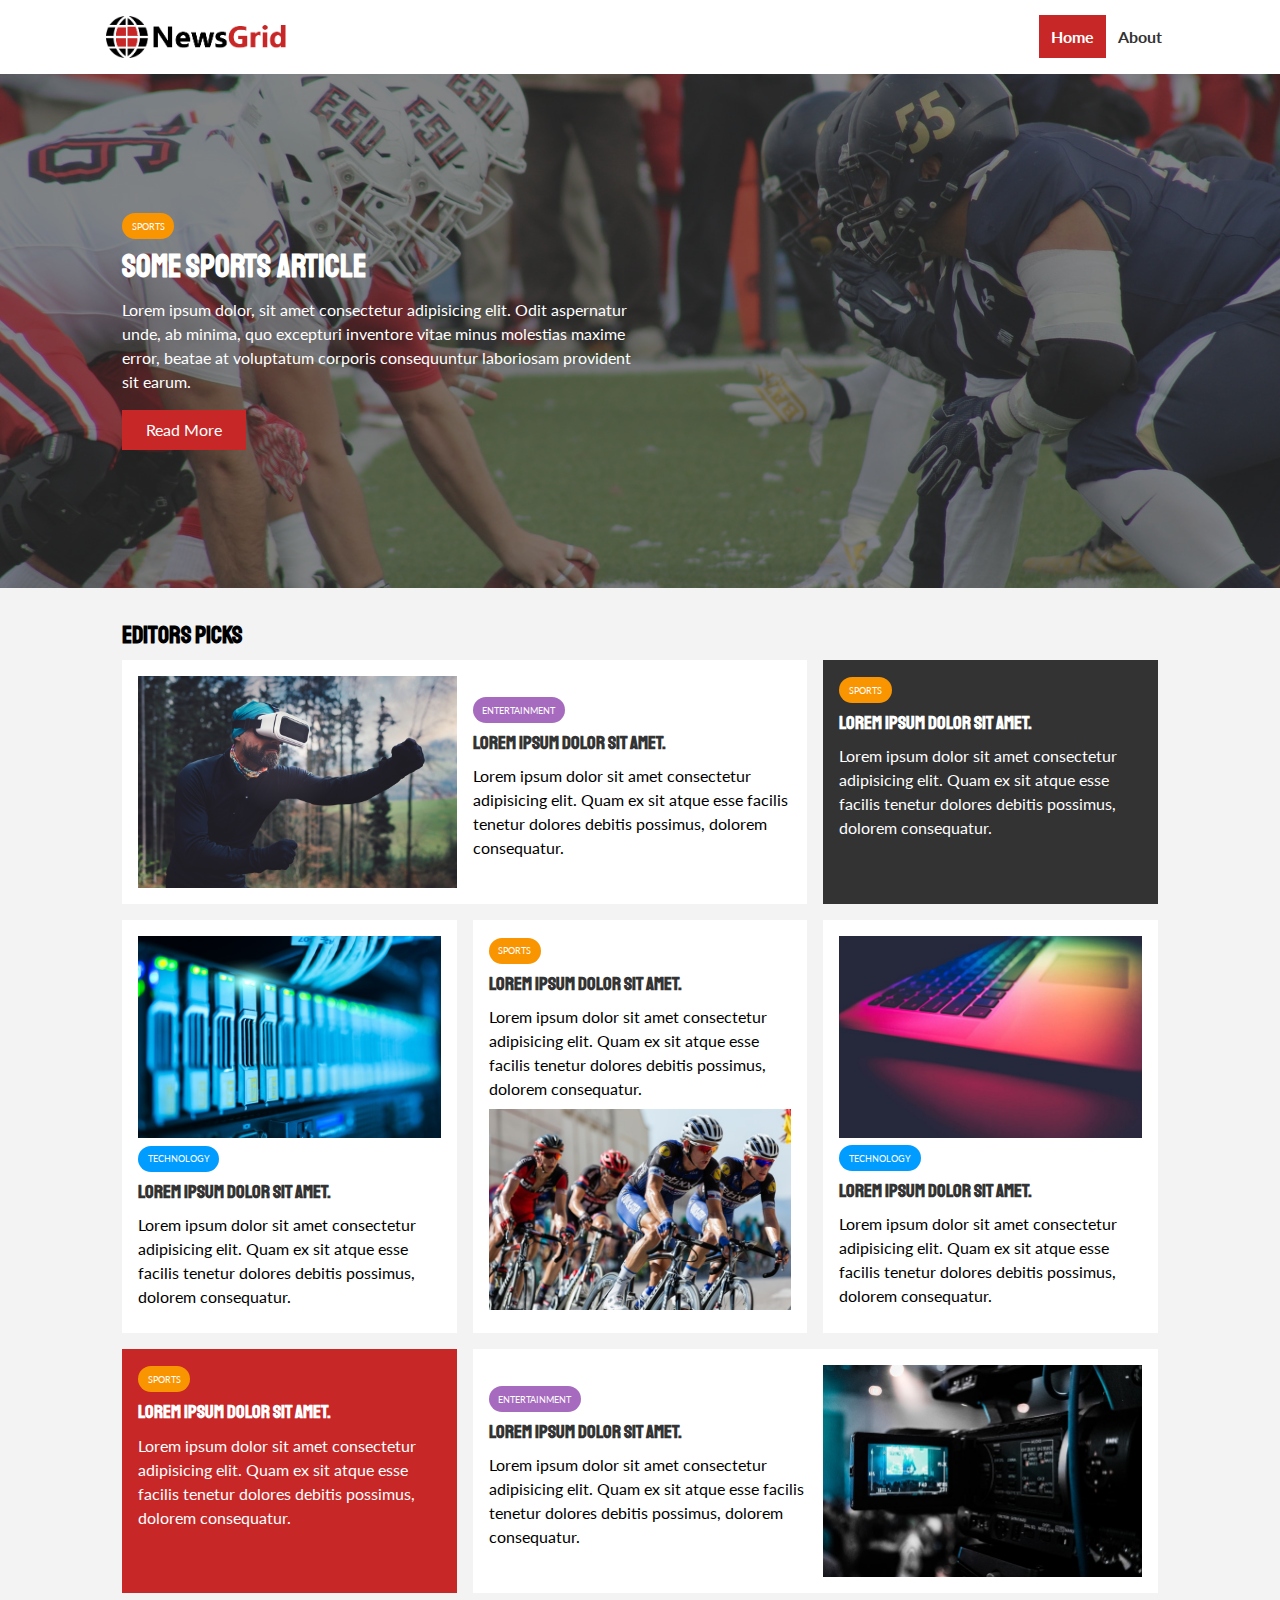
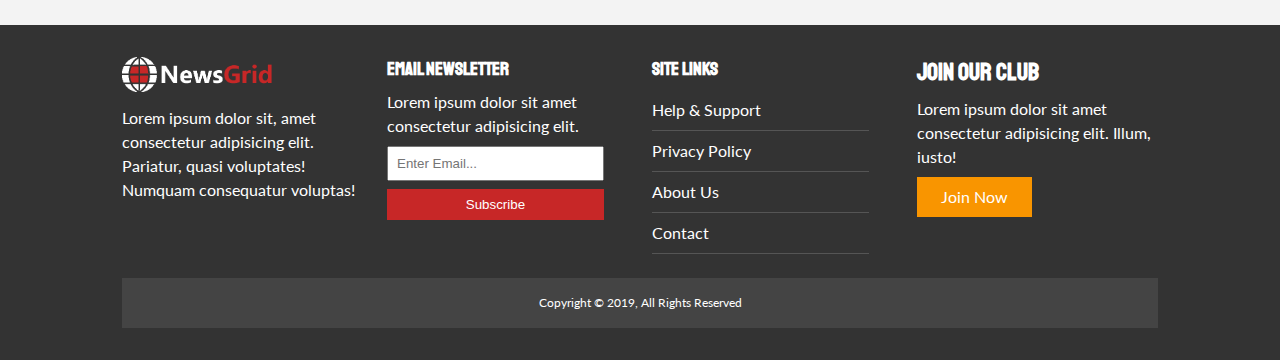
<file: index.html>
<!DOCTYPE html>
<html lang="en">

<head>
    <meta charset="UTF-8">
    <meta name="viewport" content="width=device-width, initial-scale=1.0">
    <meta http-equiv="X-UA-Compatible" content="ie=edge">
    <title>NewsGrid | Latest News</title>

    <link rel="stylesheet" href="https://use.fontawesome.com/releases/v5.6.1/css/all.css"
        integrity="sha384-gfdkjb5BdAXd+lj+gudLWI+BXq4IuLW5IT+brZEZsLFm++aCMlF1V92rMkPaX4PP" crossorigin="anonymous">
    <link href="https://fonts.googleapis.com/css?family=Lato|Staatliches&display=swap" rel="stylesheet">
    <link rel="stylesheet" href="assets/css/style.css">
    <link rel="stylesheet" media="screen and (max-width: 768px)" href="assets/css/mobile.css">
    <link rel="shortcut icon" type="image/x-icon" href="favicon.ico">
</head>

<body>
    <nav id="main-nav">
        <div class="container">
            <img src="assets/img/logo.png" alt="NewsGrid" class="logo">
            <div class="social">
                <a href="http://facebook.com" target="_blank"><i class="fab fa-facebook fa-2x"></i></a>
                <a href="http://twitter.com" target="_blank"><i class="fab fa-twitter fa-2x"></i></a>
                <a href="http://instagram.com" target="_blank"><i class="fab fa-instagram fa-2x"></i></a>
                <a href="http://youtube.com" target="_blank"><i class="fab fa-youtube fa-2x"></i></a>
            </div>
            <ul>
                <li><a class="current" href="index.html">Home</a></li>
                <li><a href="about.html">About</a></li>
            </ul>
        </div>
    </nav>

    <!-- Showcase -->
    <header id="showcase">
        <div class="container">
            <div class="showcase-container">
                <div class="showcase-content">
                    <div class="category category-sports">Sports</div>
                    <h1>Some Sports Article</h1>
                    <p>Lorem ipsum dolor, sit amet consectetur adipisicing elit. Odit aspernatur unde, ab minima, quo
                        excepturi inventore vitae minus molestias maxime error, beatae at voluptatum corporis
                        consequuntur laboriosam provident sit earum.</p>
                    <a href="article.html" class="btn btn-primary">Read More</a>
                </div>
            </div>
        </div>
    </header>
    <!-- Home Articles -->
    <main>
        <section id="home-articles" class="py-2">
            <div class="container">
                <h2>Editors Picks</h2>
                <div class="articles-container">
                    <article class="card">
                        <img src="assets/img/articles/ent1.jpg" alt="">
                        <div>
                            <div class="category category-ent">Entertainment</div>
                            <h3>
                                <a href="article.html">Lorem ipsum dolor sit amet.</a>
                            </h3>
                            <p>Lorem ipsum dolor sit amet consectetur adipisicing elit. Quam ex sit atque esse facilis
                                tenetur dolores debitis possimus, dolorem consequatur.</p>
                        </div>
                    </article>

                    <article class="card bg-dark">
                        <div>
                            <div class="category category-sports">Sports</div>
                            <h3>
                                <a href="article.html">Lorem ipsum dolor sit amet.</a>
                            </h3>
                            <p>Lorem ipsum dolor sit amet consectetur adipisicing elit. Quam ex sit atque esse facilis
                                tenetur dolores debitis possimus, dolorem consequatur.</p>
                        </div>
                    </article>

                    <article class="card">
                        <img src="assets/img/articles/tech1.jpg" alt="">
                        <div>
                            <div class="category category-tech">Technology</div>
                            <h3>
                                <a href="article.html">Lorem ipsum dolor sit amet.</a>
                            </h3>
                            <p>Lorem ipsum dolor sit amet consectetur adipisicing elit. Quam ex sit atque esse facilis
                                tenetur dolores debitis possimus, dolorem consequatur.</p>
                        </div>
                    </article>

                    <article class="card">
                        <div>
                            <div class="category category-sports">Sports</div>
                            <h3>
                                <a href="article.html">Lorem ipsum dolor sit amet.</a>
                            </h3>
                            <p>Lorem ipsum dolor sit amet consectetur adipisicing elit. Quam ex sit atque esse facilis
                                tenetur dolores debitis possimus, dolorem consequatur.</p>
                        </div>
                        <img src="assets/img/articles/sports1.jpg" alt="">
                    </article>

                    <article class="card">
                        <img src="assets/img/articles/tech2.jpg" alt="">
                        <div>
                            <div class="category category-tech">Technology</div>
                            <h3>
                                <a href="article.html">Lorem ipsum dolor sit amet.</a>
                            </h3>
                            <p>Lorem ipsum dolor sit amet consectetur adipisicing elit. Quam ex sit atque esse facilis
                                tenetur dolores debitis possimus, dolorem consequatur.</p>
                        </div>
                    </article>

                    <article class="card bg-primary">
                        <div>
                            <div class="category category-sports">Sports</div>
                            <h3>
                                <a href="article.html">Lorem ipsum dolor sit amet.</a>
                            </h3>
                            <p>Lorem ipsum dolor sit amet consectetur adipisicing elit. Quam ex sit atque esse facilis
                                tenetur dolores debitis possimus, dolorem consequatur.</p>
                        </div>
                    </article>

                    <article class="card">
                        <div>
                            <div class="category category-ent">Entertainment</div>
                            <h3>
                                <a href="article.html">Lorem ipsum dolor sit amet.</a>
                            </h3>
                            <p>Lorem ipsum dolor sit amet consectetur adipisicing elit. Quam ex sit atque esse facilis
                                tenetur dolores debitis possimus, dolorem consequatur.</p>
                        </div>
                        <img src="assets/img/articles/ent2.jpg" alt="">
                    </article>
                </div>
            </div>
        </section>
    </main>

    <!-- Footer -->
    <footer id="main-footer" class="py-2">
        <div class="container footer-container">
           <div>
               <img src="assets/img/logo_light.png" alt="NewsGrid">
               <p>Lorem ipsum dolor sit, amet consectetur adipisicing elit. Pariatur, quasi voluptates! Numquam consequatur voluptas!</p>
           </div>

           <div>
               <h3>Email Newsletter</h3>
               <p>Lorem ipsum dolor sit amet consectetur adipisicing elit.</p>
               <form name="contact" method="POST" data-netlify="true">
                   <input type="email" placeholder="Enter Email...">
                   <input type="submit" value="Subscribe" class="btn btn-primary">
               </form>
           </div>
           
           <div>
               <h3>Site Links</h3>
               <ul class="list">
                   <li><a href="#">Help & Support</a></li>
                   <li><a href="#">Privacy Policy</a></li>
                   <li><a href="#">About Us</a></li>
                   <li><a href="#">Contact</a></li>
               </ul>
           </div>

           <div>
               <h2>Join Our Club</h2>
               <p>Lorem ipsum dolor sit amet consectetur adipisicing elit. Illum, iusto!</p>
               <a href="#" class="btn btn-secondary">Join Now</a>
           </div>

           <div>
               <p>
                   Copyright &copy; 2019, All Rights Reserved
               </p>
           </div>
        </div>
    </footer>
</body>

</html>
</file>
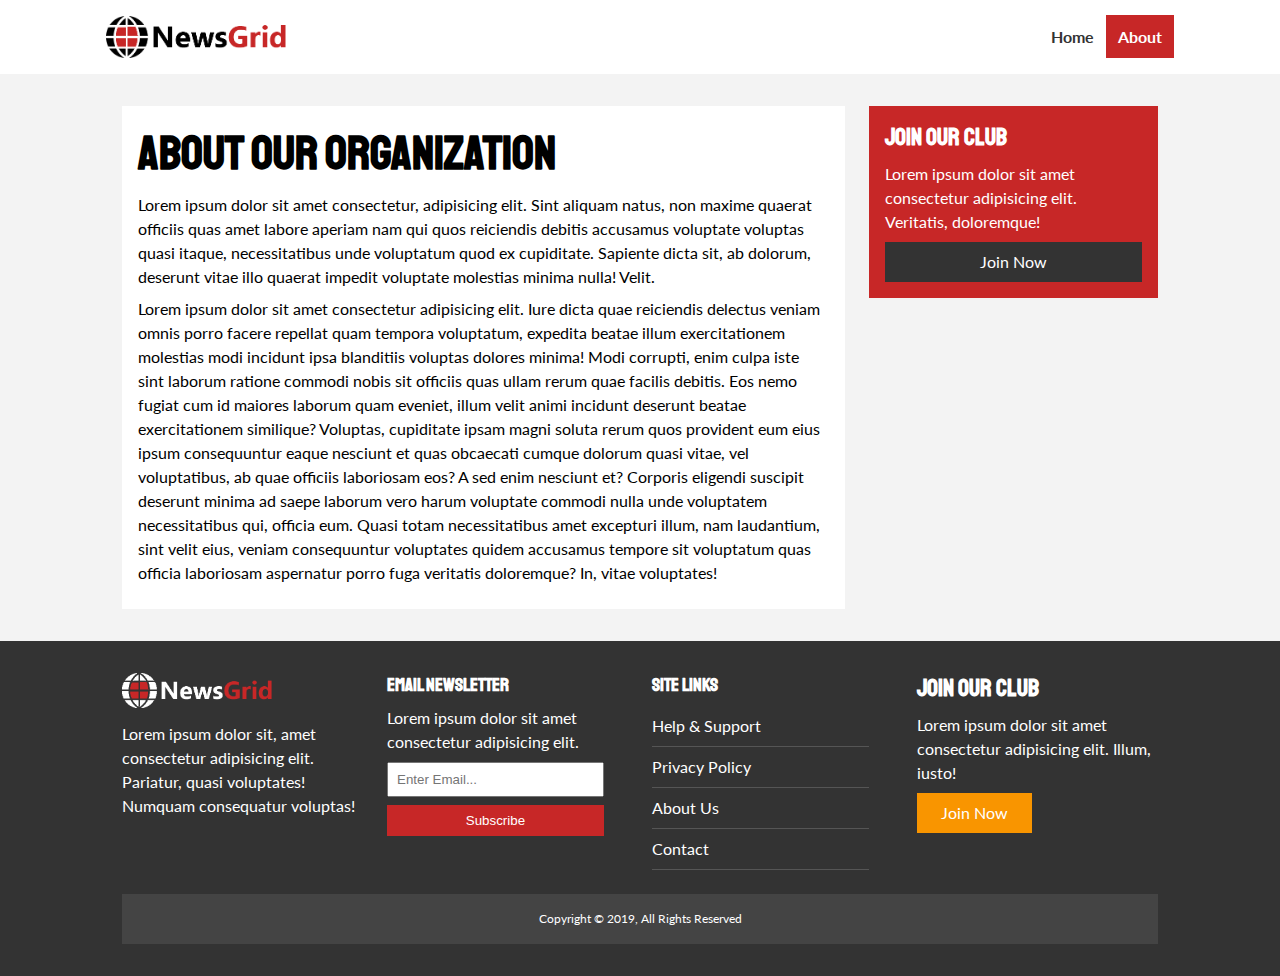
<file: about.html>
<!DOCTYPE html>
<html lang="en">

<head>
    <meta charset="UTF-8">
    <meta name="viewport" content="width=device-width, initial-scale=1.0">
    <meta http-equiv="X-UA-Compatible" content="ie=edge">
    <title>NewsGrid | About</title>

    <link rel="stylesheet" href="https://use.fontawesome.com/releases/v5.6.1/css/all.css"
        integrity="sha384-gfdkjb5BdAXd+lj+gudLWI+BXq4IuLW5IT+brZEZsLFm++aCMlF1V92rMkPaX4PP" crossorigin="anonymous">
    <link href="https://fonts.googleapis.com/css?family=Lato|Staatliches&display=swap" rel="stylesheet">
    <link rel="stylesheet" href="assets/css/style.css">
    <link rel="stylesheet" media="screen and (max-width: 768px)" href="assets/css/mobile.css">
    <link rel="shortcut icon" type="image/x-icon" href="favicon.ico">
</head>

<body>
    <nav id="main-nav">
        <div class="container">
            <img src="assets/img/logo.png" alt="NewsGrid" class="logo">
            <div class="social">
                <a href="http://facebook.com" target="_blank"><i class="fab fa-facebook fa-2x"></i></a>
                <a href="http://twitter.com" target="_blank"><i class="fab fa-twitter fa-2x"></i></a>
                <a href="http://instagram.com" target="_blank"><i class="fab fa-instagram fa-2x"></i></a>
                <a href="http://youtube.com" target="_blank"><i class="fab fa-youtube fa-2x"></i></a>
            </div>
            <ul>
                <li><a href="index.html">Home</a></li>
                <li><a class="current" href="about.html">About</a></li>
            </ul>
        </div>
    </nav>

    <main>
        <section id="about">
            <div class="container">
                <div class="page-container">
                    <article class="card">
                        <h1 class="l-heading">About Our Organization</h1>
                        <p>Lorem ipsum dolor sit amet consectetur, adipisicing elit. Sint aliquam natus, non maxime
                            quaerat officiis quas amet labore aperiam nam qui quos reiciendis debitis accusamus
                            voluptate voluptas quasi itaque, necessitatibus unde voluptatum quod ex cupiditate. Sapiente
                            dicta sit, ab dolorum, deserunt vitae illo quaerat impedit voluptate molestias minima nulla!
                            Velit.</p>
                        <p>Lorem ipsum dolor sit amet consectetur adipisicing elit. Iure dicta quae reiciendis delectus
                            veniam omnis porro facere repellat quam tempora voluptatum, expedita beatae illum
                            exercitationem molestias modi incidunt ipsa blanditiis voluptas dolores minima! Modi
                            corrupti, enim culpa iste sint laborum ratione commodi nobis sit officiis quas ullam rerum
                            quae facilis debitis. Eos nemo fugiat cum id maiores laborum quam eveniet, illum velit animi
                            incidunt deserunt beatae exercitationem similique? Voluptas, cupiditate ipsam magni soluta
                            rerum quos provident eum eius ipsum consequuntur eaque nesciunt et quas obcaecati cumque
                            dolorum quasi vitae, vel voluptatibus, ab quae officiis laboriosam eos? A sed enim nesciunt
                            et? Corporis eligendi suscipit deserunt minima ad saepe laborum vero harum voluptate commodi
                            nulla unde voluptatem necessitatibus qui, officia eum. Quasi totam necessitatibus amet
                            excepturi illum, nam laudantium, sint velit eius, veniam consequuntur voluptates quidem
                            accusamus tempore sit voluptatum quas officia laboriosam aspernatur porro fuga veritatis
                            doloremque? In, vitae voluptates!</p>
                    </article>
                    <aside class="card bg-primary">
                        <h2>Join Our Club</h2>
                        <p>Lorem ipsum dolor sit amet consectetur adipisicing elit. Veritatis, doloremque!</p>
                        <a href="" class="btn btn-dark btn-block">Join Now</a>
                    </aside>
                </div>
            </div>
        </section>
    </main>

    <!-- Footer -->
    <footer id="main-footer" class="py-2">
        <div class="container footer-container">
            <div>
                <img src="assets/img/logo_light.png" alt="NewsGrid">
                <p>Lorem ipsum dolor sit, amet consectetur adipisicing elit. Pariatur, quasi voluptates! Numquam
                    consequatur voluptas!</p>
            </div>

            <div>
                <h3>Email Newsletter</h3>
                <p>Lorem ipsum dolor sit amet consectetur adipisicing elit.</p>
                <form name="contact" method="POST" data-netlify="true">
                    <input type="email" placeholder="Enter Email...">
                    <input type="submit" value="Subscribe" class="btn btn-primary">
                </form>
            </div>

            <div>
                <h3>Site Links</h3>
                <ul class="list">
                    <li><a href="#">Help & Support</a></li>
                    <li><a href="#">Privacy Policy</a></li>
                    <li><a href="#">About Us</a></li>
                    <li><a href="#">Contact</a></li>
                </ul>
            </div>

            <div>
                <h2>Join Our Club</h2>
                <p>Lorem ipsum dolor sit amet consectetur adipisicing elit. Illum, iusto!</p>
                <a href="#" class="btn btn-secondary">Join Now</a>
            </div>

            <div>
                <p>
                    Copyright &copy; 2019, All Rights Reserved
                </p>
            </div>
        </div>
    </footer>
</body>

</html>
</file>
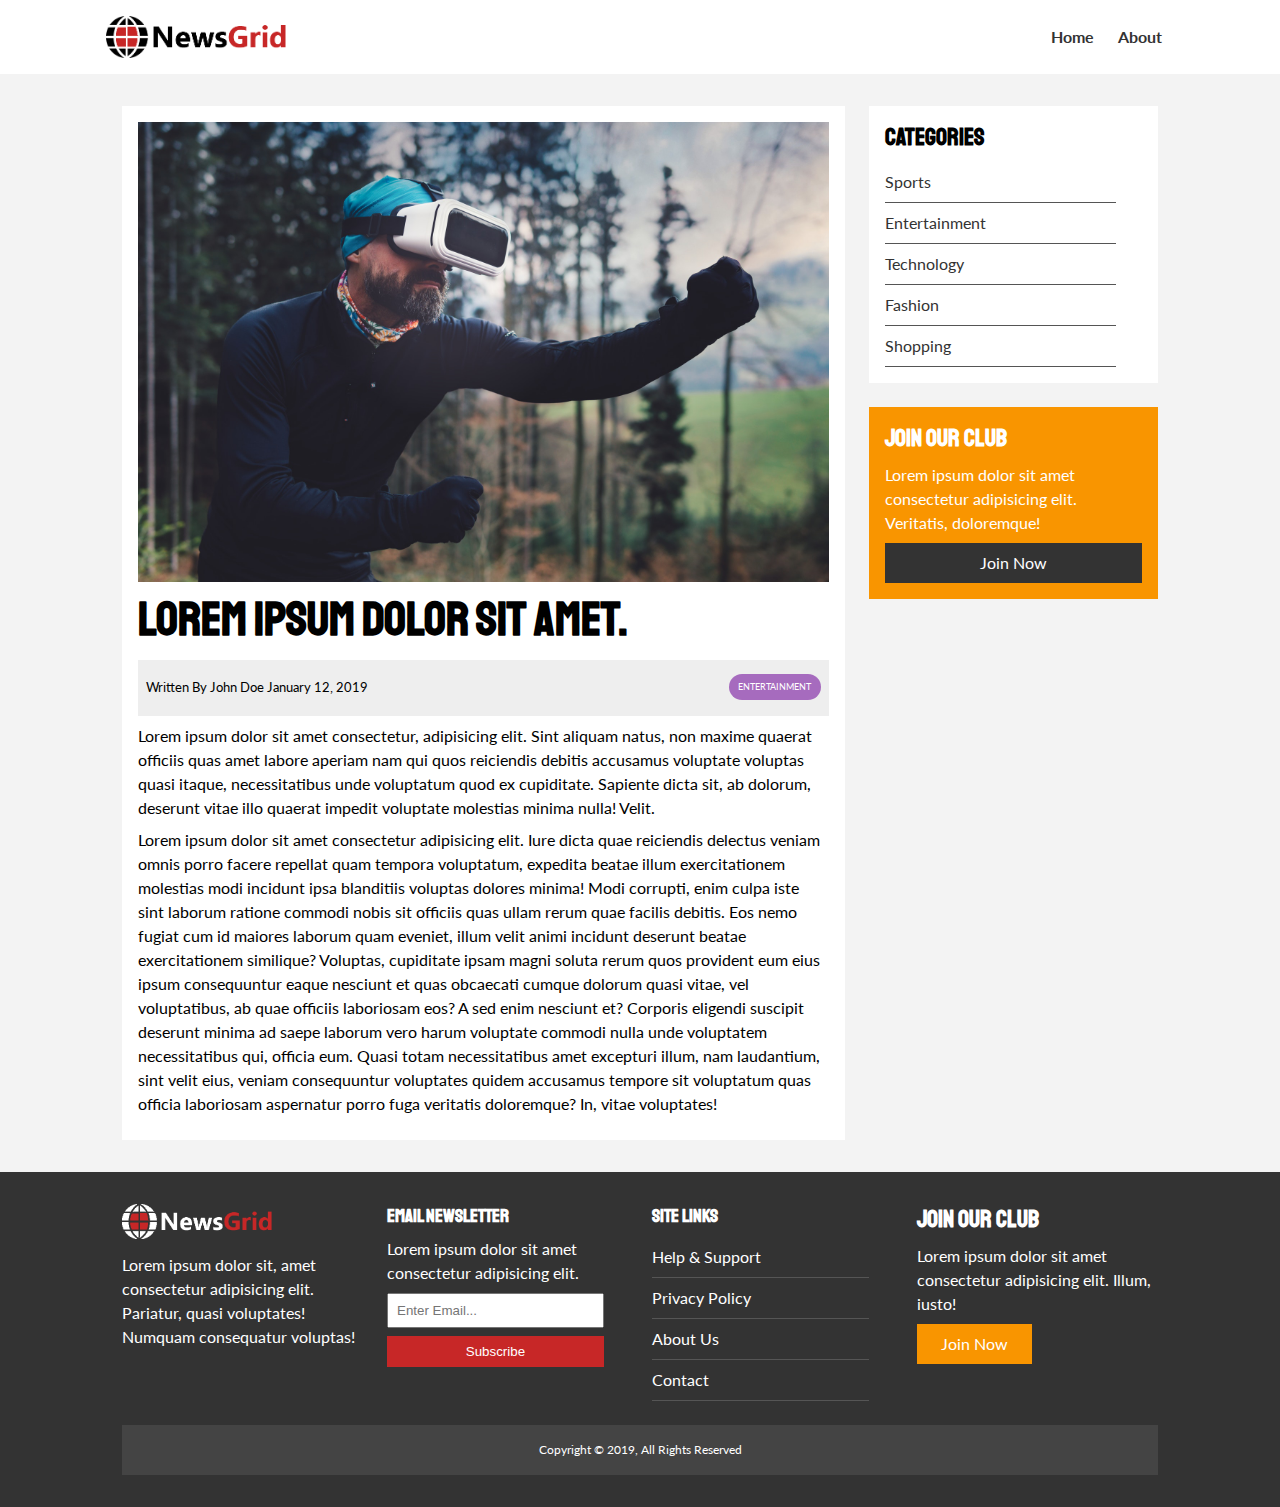
<file: article.html>
<!DOCTYPE html>
<html lang="en">

<head>
    <meta charset="UTF-8">
    <meta name="viewport" content="width=device-width, initial-scale=1.0">
    <meta http-equiv="X-UA-Compatible" content="ie=edge">
    <title>NewsGrid | Latest News</title>

    <link rel="stylesheet" href="https://use.fontawesome.com/releases/v5.6.1/css/all.css"
        integrity="sha384-gfdkjb5BdAXd+lj+gudLWI+BXq4IuLW5IT+brZEZsLFm++aCMlF1V92rMkPaX4PP" crossorigin="anonymous">
    <link href="https://fonts.googleapis.com/css?family=Lato|Staatliches&display=swap" rel="stylesheet">
    <link rel="stylesheet" href="assets/css/style.css">
    <link rel="stylesheet" media="screen and (max-width: 768px)" href="assets/css/mobile.css">
    <link rel="shortcut icon" type="image/x-icon" href="favicon.ico">
</head>

<body>
    <nav id="main-nav">
        <div class="container">
            <img src="assets/img/logo.png" alt="NewsGrid" class="logo">
            <div class="social">
                <a href="http://facebook.com" target="_blank"><i class="fab fa-facebook fa-2x"></i></a>
                <a href="http://twitter.com" target="_blank"><i class="fab fa-twitter fa-2x"></i></a>
                <a href="http://instagram.com" target="_blank"><i class="fab fa-instagram fa-2x"></i></a>
                <a href="http://youtube.com" target="_blank"><i class="fab fa-youtube fa-2x"></i></a>
            </div>
            <ul>
                <li><a href="index.html">Home</a></li>
                <li><a href="about.html">About</a></li>
            </ul>
        </div>
    </nav>

    <main>
        <section id="article">
            <div class="container">
                <div class="page-container">
                    <article class="card">
                        <img src="assets/img/articles/ent1.jpg" alt="">
                        <h1 class="l-heading">Lorem ipsum dolor sit amet.</h1>
                        <div class="meta">
                            <small>
                                <i class="fas fa-user"></i> Written By John Doe January 12, 2019
                            </small>
                            <div class="category category-ent">Entertainment</div>
                        </div>
                        <p>Lorem ipsum dolor sit amet consectetur, adipisicing elit. Sint aliquam natus, non maxime
                            quaerat officiis quas amet labore aperiam nam qui quos reiciendis debitis accusamus
                            voluptate voluptas quasi itaque, necessitatibus unde voluptatum quod ex cupiditate. Sapiente
                            dicta sit, ab dolorum, deserunt vitae illo quaerat impedit voluptate molestias minima nulla!
                            Velit.</p>
                        <p>Lorem ipsum dolor sit amet consectetur adipisicing elit. Iure dicta quae reiciendis delectus
                            veniam omnis porro facere repellat quam tempora voluptatum, expedita beatae illum
                            exercitationem molestias modi incidunt ipsa blanditiis voluptas dolores minima! Modi
                            corrupti, enim culpa iste sint laborum ratione commodi nobis sit officiis quas ullam rerum
                            quae facilis debitis. Eos nemo fugiat cum id maiores laborum quam eveniet, illum velit animi
                            incidunt deserunt beatae exercitationem similique? Voluptas, cupiditate ipsam magni soluta
                            rerum quos provident eum eius ipsum consequuntur eaque nesciunt et quas obcaecati cumque
                            dolorum quasi vitae, vel voluptatibus, ab quae officiis laboriosam eos? A sed enim nesciunt
                            et? Corporis eligendi suscipit deserunt minima ad saepe laborum vero harum voluptate commodi
                            nulla unde voluptatem necessitatibus qui, officia eum. Quasi totam necessitatibus amet
                            excepturi illum, nam laudantium, sint velit eius, veniam consequuntur voluptates quidem
                            accusamus tempore sit voluptatum quas officia laboriosam aspernatur porro fuga veritatis
                            doloremque? In, vitae voluptates!</p>
                    </article>
                    <aside id="categories" class="card">
                        <h2>Categories</h2>
                        <ul class="list">
                            <li><a href="#"><i class="fas fa-chevron-right"></i> Sports</a></li>
                            <li><a href="#"><i class="fas fa-chevron-right"></i> Entertainment</a></li>
                            <li><a href="#"><i class="fas fa-chevron-right"></i> Technology</a></li>
                            <li><a href="#"><i class="fas fa-chevron-right"></i> Fashion</a></li>
                            <li><a href="#"><i class="fas fa-chevron-right"></i> Shopping</a></li>
                        </ul>
                    </aside>
                    <aside class="card bg-secondary">
                        <h2>Join Our Club</h2>
                        <p>Lorem ipsum dolor sit amet consectetur adipisicing elit. Veritatis, doloremque!</p>
                        <a href="" class="btn btn-dark btn-block">Join Now</a>
                    </aside>
                </div>
            </div>
        </section>
    </main>

    <!-- Footer -->
    <footer id="main-footer" class="py-2">
        <div class="container footer-container">
            <div>
                <img src="assets/img/logo_light.png" alt="NewsGrid">
                <p>Lorem ipsum dolor sit, amet consectetur adipisicing elit. Pariatur, quasi voluptates! Numquam
                    consequatur voluptas!</p>
            </div>

            <div>
                <h3>Email Newsletter</h3>
                <p>Lorem ipsum dolor sit amet consectetur adipisicing elit.</p>
                <form name="contact" method="POST" data-netlify="true">
                    <input type="email" placeholder="Enter Email...">
                    <input type="submit" value="Subscribe" class="btn btn-primary">
                </form>
            </div>

            <div>
                <h3>Site Links</h3>
                <ul class="list">
                    <li><a href="#">Help & Support</a></li>
                    <li><a href="#">Privacy Policy</a></li>
                    <li><a href="#">About Us</a></li>
                    <li><a href="#">Contact</a></li>
                </ul>
            </div>

            <div>
                <h2>Join Our Club</h2>
                <p>Lorem ipsum dolor sit amet consectetur adipisicing elit. Illum, iusto!</p>
                <a href="#" class="btn btn-secondary">Join Now</a>
            </div>

            <div>
                <p>
                    Copyright &copy; 2019, All Rights Reserved
                </p>
            </div>
        </div>
    </footer>
</body>

</html>
</file>
<file: assets/css/style.css>
:root {
    --primary-color: #c72727;
    --secondary-color: #f99500;
    --light-color: #f3f3f3;
    --dark-color: #333;
    --max-width: 1100px;
}

.category {
    --sports-color: #f99500;
    --ent-color: #a66bbe;
    --tech-color: #009cff;
}

* {
    margin: 0;
    padding: 0;
    box-sizing: border-box;
}

body {
    font-family: 'Lato', sans-serif;
    line-height: 1.5;
    background: var(--light-color);
}

a {
    color: #333;
    text-decoration: none;
}

ul {
    list-style: none;
}

p {
    margin: .5rem 0;
}

img {
    width: 100%;
}

h1, h2, h3, h4, h5, h6 {
    font-family: 'Staatliches', sans-serif;
    margin-bottom: .55rem;
    line-height: 1.3;
}

/* Utility */

.container {
    max-width: var(--max-width);
    margin: auto;
    padding: 0 2rem;
    overflow: hidden;
}

.category {
    display: inline-block;
    color: #fff;
    font-size: 0.55rem;
    text-transform: uppercase;
    padding: 0.4rem 0.6rem;
    border-radius: 15px;
    margin-bottom: 0.5rem;
}

.category-sports { background: var(--sports-color); }
.category-ent { background: var(--ent-color); }
.category-tech { background: var(--tech-color); }

.btn {
    display: inline-block;
    border: none;
    background: var(--dark-color);
    color: #fff;
    padding: 0.5rem 1.5rem;
}

.btn-light { background: var(--light-color) }
.btn-primary { background: var(--primary-color) }
.btn-secondary { background: var(--secondary-color) }

.btn-block {
    display: block;
    width: 100%;
    text-align: center;
}

.btn:hover {
    opacity: 0.9;
}

.card {
    background: #fff;
    padding: 1rem;
}

.bg-dark {
    background: var(--dark-color);
    color: #fff;
}

.bg-primary {
    background: var(--primary-color);
    color: #fff;
}

.bg-secondary {
    background: var(--secondary-color);
    color: #fff;
}

.bg-dark h1,
.bg-dark h2,
.bg-dark h3,
.bg-dark a,
.bg-primary h1,
.bg-primary h2,
.bg-primary h3,
.bg-primary a,
.bg-secondary h1,
.bg-secondary h2,
.bg-secondary h3,
.bg-secondary a {
    color: #fff;
}



.py-1 { padding: 1.5rem 0 }
.py-2 { padding: 2rem 0 }
.py-3 { padding: 3rem 0 }

.p-1 { padding: 1.5rem }
.p-2 { padding: 2rem }
.p-3 { padding: 3rem }

.list li {
    padding: .5rem 0;
    border-bottom: #555 solid 1px;
    width: 90%;
}

.list li a:hover {
    color: var(--primary-color) !important;
}

.l-heading {
    font-size: 3rem;
}

/* Inner page grid container */
.page-container {
    display: grid;
    grid-template-columns: 5fr 2fr;
    margin: 2rem 0;
    grid-gap: 1.5rem;
}

.page-container > *:first-child {
    grid-row: 1 / span 3;
}

/* Navigation */

#main-nav {
    background: #fff;
    position: sticky;
    top: 0;
    z-index: 2;
}

#main-nav .container {
    display: grid;
    grid-template-columns: 6fr 3fr 2fr;
    padding: 1rem;
    align-items: center;
}

#main-nav .logo {
    width: 180px;
}

#main-nav ul {
    justify-self: end;
    display: flex;
}

#main-nav ul li a {
    padding: 0.75rem;
    font-weight: bold;
}

#main-nav ul li a.current {
    background: var(--primary-color);
    color: #fff;
}

#main-nav ul li a:hover {
    background: var(--light-color);
    color: var(--dark-color);
}

#main-nav .social {
    justify-self: center;
}

#main-nav .social i {
    color: #777;
    margin-right: .5rem;
}

#main-nav .social a:first-child i:hover { color: #3b5998 }
#main-nav .social a:nth-child(2) i:hover { color: #55acee }
#main-nav .social a:nth-child(3) i:hover { color: #3f729b }
#main-nav .social a:last-child i:hover { color: #cd201f }

/* Showxase */

#showcase {
    color: #fff;
    background: #333;
    padding: 2rem;
    position: relative;
}

#showcase::before {
    content: '';
    background: url('../img/featured.jpg') no-repeat center center/cover;
    position: absolute;
    top: 0;
    left: 0;
    width: 100%;
    height: 100%;
    opacity: 0.4;
}

#showcase .showcase-container {
    display: grid;
    grid-template-columns: repeat(2, 1fr);
    justify-content: center;
    align-items: center;
    height: 50vh;
}

#showcase .showcase-content {
    z-index: 1;
}

#showcase .showcase-content p {
    margin-bottom: 1rem;
}

/* Home Articles */

#home-articles .articles-container {
    display: grid;
    grid-template-columns: repeat(3, 1fr);
    grid-gap: 1rem;
}

#home-articles .articles-container > *:first-child,
#home-articles .articles-container > *:last-child {
    display: grid;
    grid-template-columns: repeat(2, 1fr);
    grid-gap: 1rem;
    align-items: center;
    grid-column: 1 / span 2;
}

#home-articles .articles-container > *:last-child  {
    grid-column: 2 / span 2;
}

#article .meta {
    display: flex;
    justify-content: space-between;
    align-items: center;
    background: #eee;
    padding: 0.5rem;
}

#article .meta .category {
    margin-top: 0.4rem;
}

/* Footer */

#main-footer {
    background: var(--dark-color);
    color: #fff;
}

#main-footer img {
    width: 150px;
}

#main-footer a {
    color: #fff;
}

#main-footer .footer-container {
    display: grid;
    grid-template-columns: repeat(4, 1fr);
    grid-gap: 1.5rem;
}

#main-footer .footer-container > *:last-child {
    background: #444;
    grid-column: 1 / span 4;
    padding: .5rem;
    text-align: center;
    font-size: 0.75rem;
}

#main-footer .footer-container input[type='email'] {
    width: 90%;
    padding: 0.5rem;
    margin-bottom: 0.5rem;
}

#main-footer .footer-container input[type='submit'] {
    width: 90%;
}
</file>
<file: assets/css/mobile.css>
/* Navigation */

#main-nav .social {
    display: none;
}

#main-nav .container {
    grid-template-columns: 1fr;
    grid-gap: 1.2rem;
}

#main-nav ul,
#main-nav .logo {
    justify-self: center;
}

#main-nav ul li a {
    padding: 0.50rem;
}

#home-articles .articles-container {
    grid-template-columns: repeat(2, 1fr);
}

#home-articles .articles-container > *:first-child,
#home-articles .articles-container > *:last-child  {
    grid-template-columns: 1fr;
    grid-column: 1;
}

@media (max-width: 600px) {
    /* Stack Grid Items */

    #showcase .showcase-container,
    #home-articles .articles-container,
    #main-footer .footer-container {
        grid-template-columns: 1fr; 
    }
    
    #main-footer .footer-container > *:last-child {
        grid-column: 1;
    }

    #main-footer .footer-container > *:first-child,
    #main-footer .footer-container > *:nth-child(2) {
        border-bottom: #444 solid 1px;
        padding-bottom: 1rem;
    }

    .page-container {
        grid-template-columns: 1fr;
        text-align: center;
    }

    .page-container > *:first-child {
        grid-row: 1;
    }
    
    .l-heading {
        font-size: 2rem;
    }
    
}
</file>
